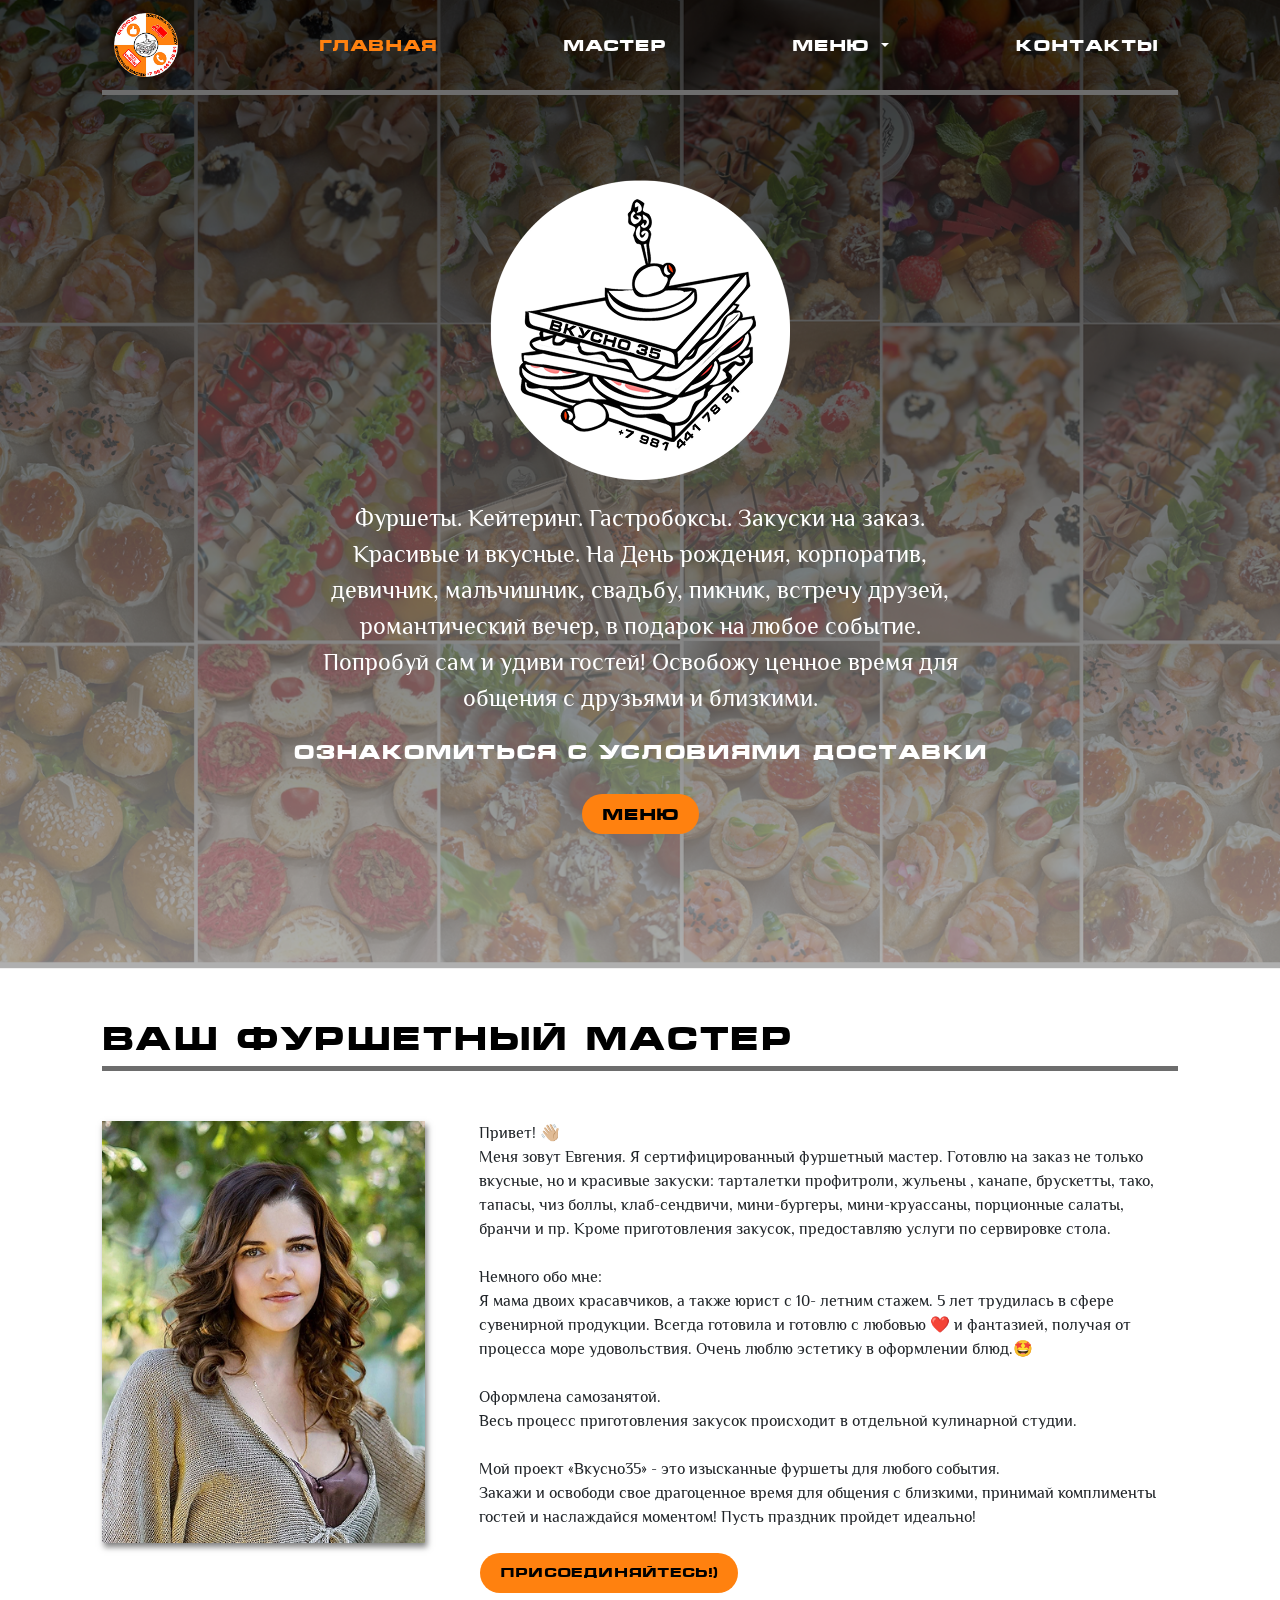
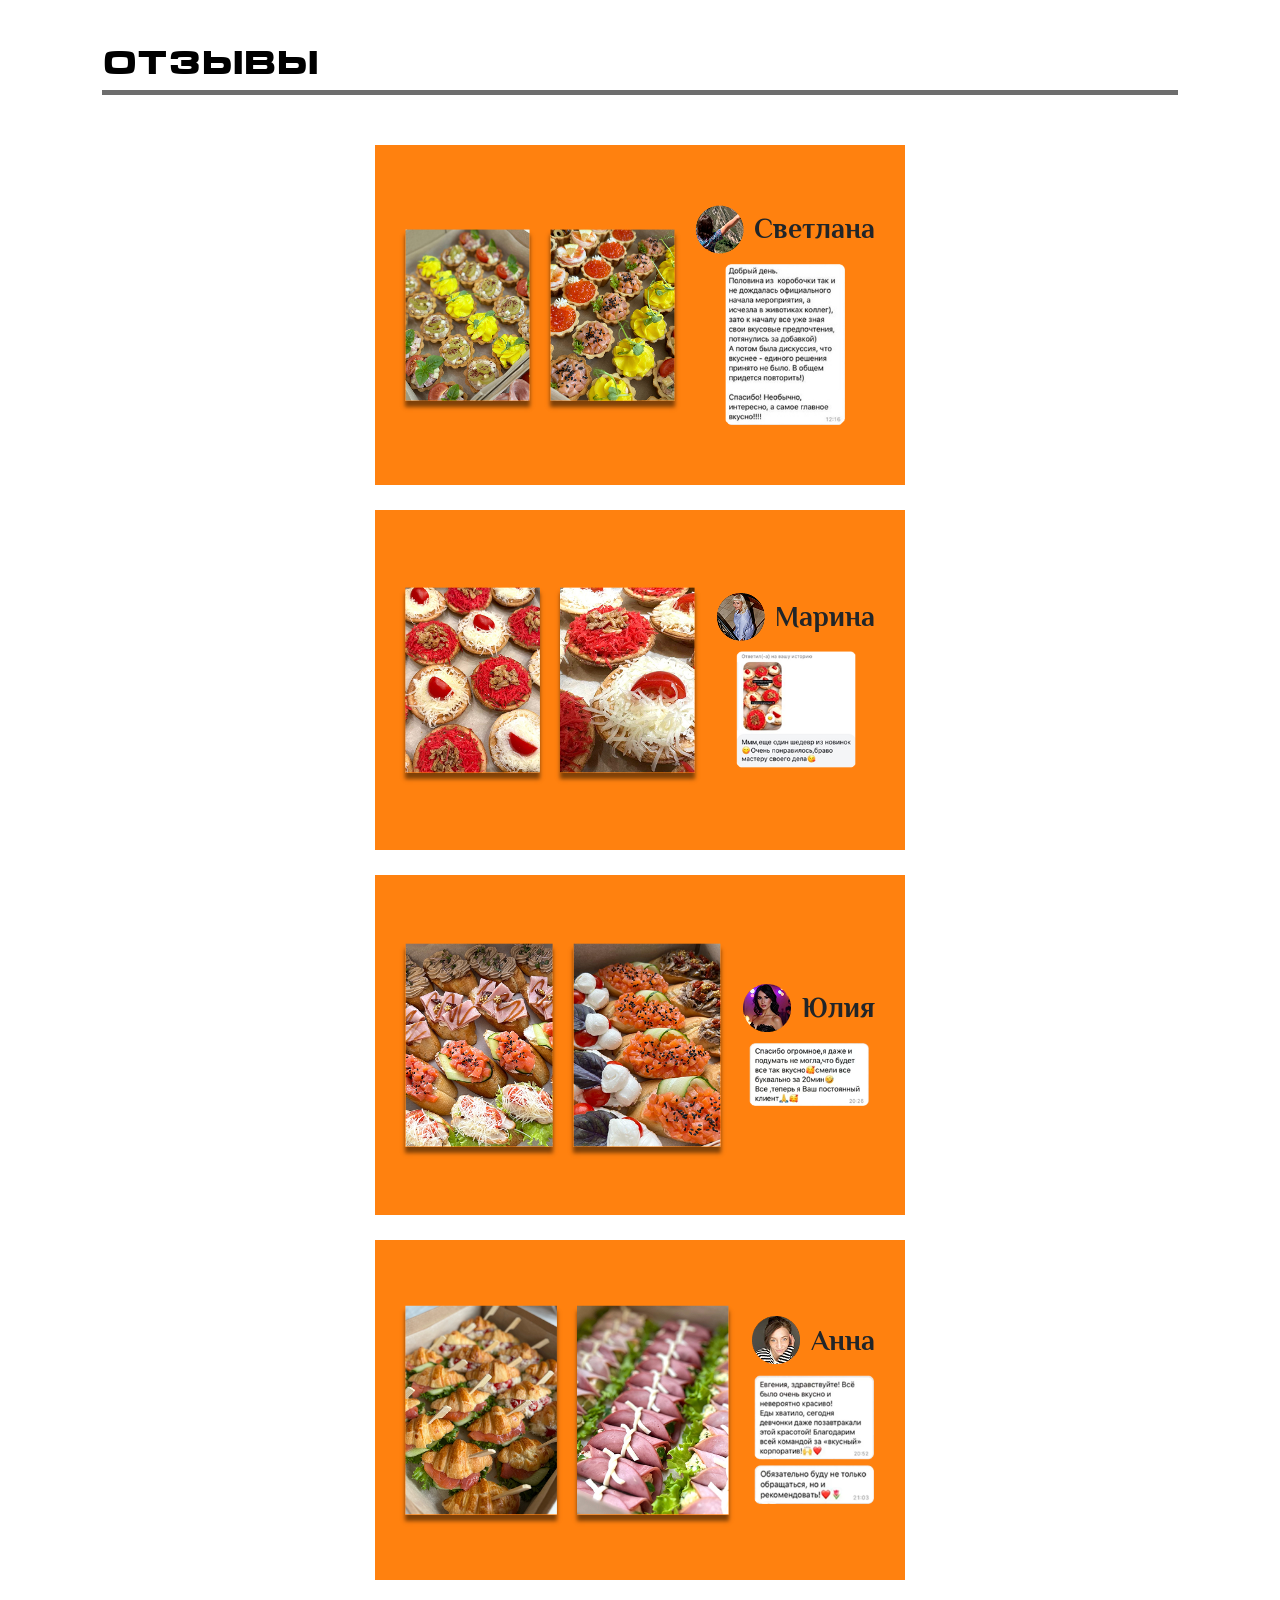
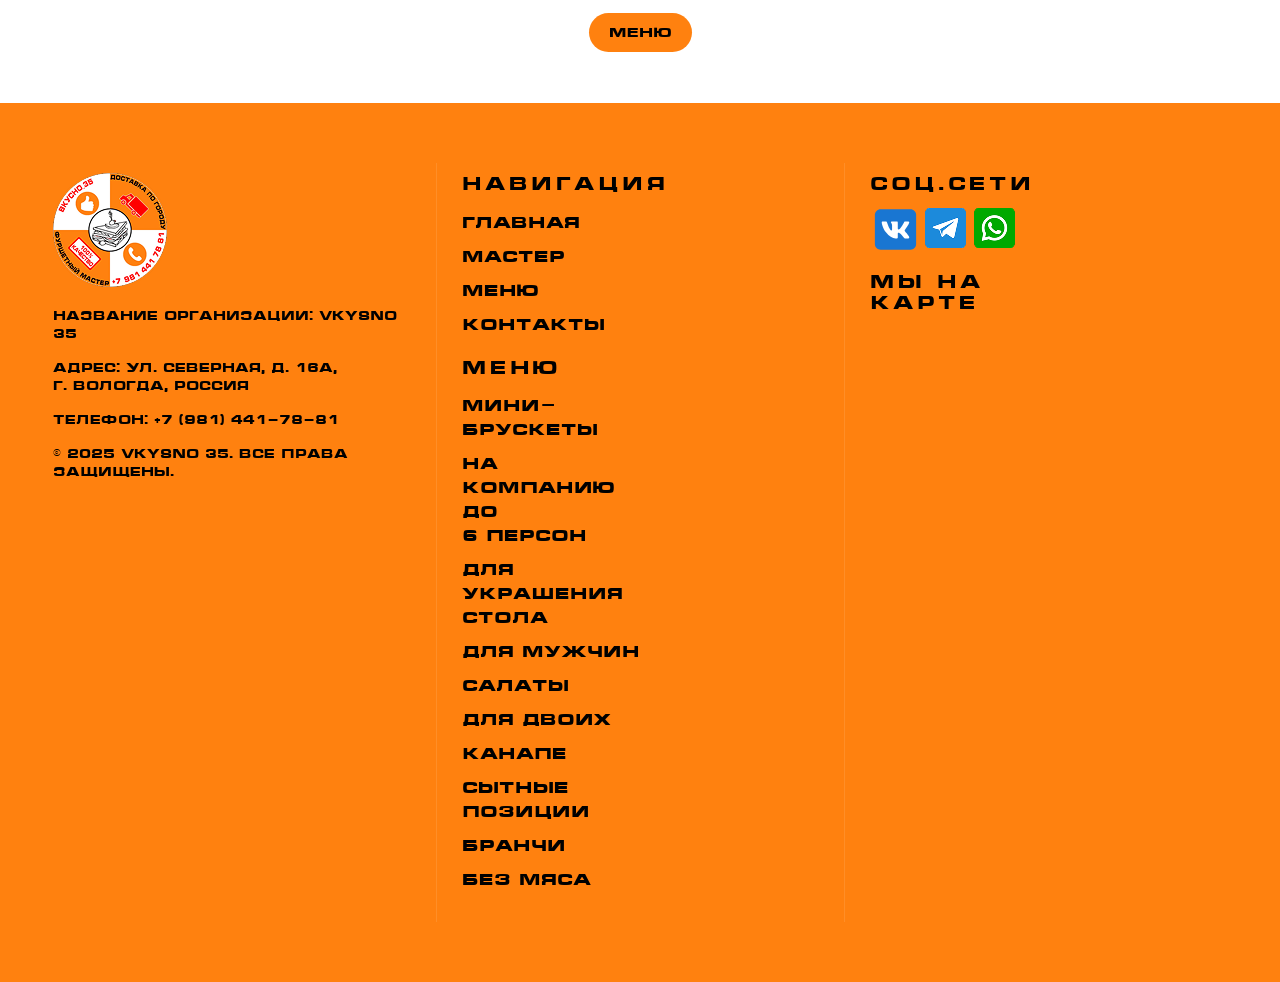
<file: index.html>
<!DOCTYPE html>
<html lang="en">
<head>
    <meta charset="UTF-8">
    <meta name="viewport" content="width=device-width, initial-scale=1.0">
    <title>Вкусно 35</title>
    <link rel="stylesheet" href="./assets/animate.css">
    <link rel="stylesheet" href="./assets/modal.css">
    <link href="https://cdn.jsdelivr.net/npm/bootstrap@5.3.3/dist/css/bootstrap.min.css" rel="stylesheet" integrity="sha384-QWTKZyjpPEjISv5WaRU9OFeRpok6YctnYmDr5pNlyT2bRjXh0JMhjY6hW+ALEwIH" crossorigin="anonymous">
    <link rel="stylesheet" href="./assets/styles.css">
    <link rel="shortcut icon" href="./media/img/logo2.png" type="image/x-icon">
</head>
<body>
  <div class="first_block">
    <header class="header fadeInDown wow" style="visibility: visible; animation-name: fadeInDown;">
      <div class="nav_bar">
        <nav class="navbar navbar-expand-lg nav_bar">
            <div class="container-fluid">
              <a class="navbar-brand logo" href="#"><img src="./media/img/logo.png" alt="Логотип Вкусно 35" srcset=""></a>
              <button class="navbar-toggler " type="button" data-bs-toggle="collapse" data-bs-target="#navbarNavDropdown" aria-controls="navbarNavDropdown" aria-expanded="false" aria-label="Toggle navigation">
                <span class="navbar-toggler-icon"></span>
              </button>
              <div class="collapse  navbar-collapse justify-content-end menu_show" id="navbarNavDropdown">
                <ul class="navbar-nav nav_gap">
                  <li class="nav-item">
                    <a class="nav-link active_a" aria-current="page" href="#">ГЛАВНАЯ</a>
                  </li>
                  <li class="nav-item">
                    <a class="nav-link" href="#master">МАСТЕР</a>
                  </li>
                  <li class="nav-item dropdown">
                    <a class="nav-link dropdown-toggle" href="#" role="button" data-bs-toggle="dropdown" aria-expanded="false">
                      МЕНЮ
                    </a>
                    <ul class="dropdown-menu">
                      <li><a class="dropdown-item" href="./catalog.html#category-1">МИНИ-БРУСКЕТЫ</a></li>
                      <li><a class="dropdown-item" href="./catalog.html#category-5">НА КОМПАНИЮ ДО <br> 6 ПЕРСОН</a></li>
                      <li><a class="dropdown-item" href="./catalog.html#category-6">ДЛЯ УКРАШЕНИЯ <br> СТОЛА</a></li>
                      <li><a class="dropdown-item" href="./catalog.html#category-7">ДЛЯ МУЖЧИН</a></li>
                      <li><a class="dropdown-item" href="./catalog.html#category-8">САЛАТЫ</a></li>
                      <li><a class="dropdown-item" href="./catalog.html#category-9">ДЛЯ ДВОИХ</a></li>
                      <li><a class="dropdown-item" href="./catalog.html#category-10">КАНАПЕ</a></li>
                      <li><a class="dropdown-item" href="./catalog.html#category-4">СЫТНЫЕ ПОЗИЦИИ</a></li>
                      <li><a class="dropdown-item" href="./catalog.html#category-2">БРАНЧИ</a></li>
                      <li><a class="dropdown-item" href="./catalog.html#category-3">БЕЗ МЯСА</a></li>
                    </ul>
                  </li>
                  <li class="nav-item">
                    <a class="nav-link" href="#contacts">КОНТАКТЫ</a>
                  </li>
                </ul>
              </div>
            </div>
          </nav>
        </div>
        <hr class="hr-menu" width="84%" style="color: #6D6D6D !important; height: 5px; background-color: #6D6D6D; opacity: 1; margin-bottom: 0;">
    </header>
    <button id="scrollToTopBtn"></button>
    <main class="first_con wow fadeInUp" style="visibility: visible; animation-name: fadeInUp;">
      <div class="main_content">
        <img src="./media/img/logo2.png" alt="Логотип 2-ой" srcset="">
        <p>
          Фуршеты. Кейтеринг. Гастробоксы. Закуски на заказ. Красивые и вкусные. На День рождения, корпоратив, девичник, мальчишник, свадьбу, пикник, встречу друзей, романтический вечер, в подарок на любое событие. Попробуй сам и удиви гостей! Освобожу ценное время для общения с друзьями и близкими.
        </p>
        <a href="#" id="open-info-modal">Ознакомиться с условиями доставки</a>
        <a class="btn" href="./catalog.html"><button>МЕНЮ</button></a>
      </div>
    </main>
  </div>
    <main id="master">
      <div class="con_head">
        <h2>ВАШ ФУРШЕТНЫЙ МАСТЕР</h2>
        <hr width="100%" class="hr-md">
      </div>
      <div class="con_info_master" >
        <img class="wow fadeInLeft" src="./media/img/master.png" alt="" style="visibility: visible; animation-name: fadeInLeft;">
        <div class="con_text"><p class="wow fadeInRight" style="visibility: visible; animation-name: fadeInRight;">Привет! 👋🏼 <br>
          Меня зовут Евгения. Я сертифицированный фуршетный мастер. Готовлю на заказ не только вкусные, но и красивые закуски: тарталетки профитроли, жульены , канапе, брускетты, тако, тапасы, чиз боллы, клаб-сендвичи, мини-бургеры, мини-круассаны, порционные салаты, бранчи и пр. Кроме  приготовления закусок, предоставляю услуги по сервировке стола.
          <br>
          <br>
          Немного обо мне: <br>Я мама двоих красавчиков, а также юрист с 10- летним стажем. 5 лет трудилась в сфере сувенирной продукции. Всегда готовила и готовлю с любовью ❤️ и фантазией, получая от процесса море удовольствия. Очень люблю эстетику в оформлении блюд.🤩
          <br>
          <br>
          Оформлена самозанятой. <br>
          Весь процесс приготовления закусок происходит в отдельной кулинарной студии. <br>
          <br>
          Мой проект «Вкусно35» - это изысканные фуршеты для любого события. <br>
          Закажи и освободи свое драгоценное время для общения с близкими, принимай комплименты гостей и наслаждайся моментом! Пусть праздник пройдет идеально!</p>
          <a class="btn" href="#review_con"><button>ПРИСОЕДИНЯЙТЕСЬ!)</button></a>
        </div>
      </div>
    </main>
    <main class="con_review" id="review_con" >
      <div class="con_head">
        <h2>ОТЗЫВЫ</h2>
        <hr width="100%" class="hr-md">
      </div>
      <div class="feedback wow fadeInLeft" id="feedback" style="visibility: visible; animation-name: fadeInLeft;">
      </div>
    </main>
  <div class="footer wow fadeInDown" style="visibility: visible; animation-name: fadeInDown;" id="contacts">
    <footer class="footer-bs">
      <div class="row">
        
        <div class="col-md-4 footer-brand">
          <a class="navbar-brand logo_footer" href="#"><img src="./media/img/logo.png" alt="Логотип Вкусно 35" srcset=""></a>
          <p>Название организации: VKYSNO 35</p>
                <p>Адрес: ул. СЕВЕРНАЯ, д. 16а, <br>
                  г. Вологда, Россия</p>
                <p>Телефон: +7 (981) 441-78-81</p>
          <p>© 2025 VKYSNO 35. Все права защищены.</p>
        </div>
        
      <div class="col-md-4 footer-nav">
        <h4>Навигация</h4>
        <div class="col-md-6">
          <ul class="pages">
            <li><a href="#">ГЛАВНАЯ</a></li>
            <li><a href="#">МАСТЕР</a></li>
            <li><a href="./catalog.html">МЕНЮ</a></li>
            <li><a href="#">КОНТАКТЫ</a></li>
          </ul>
        </div>
        <div class="col-md-6">
          <h4>Меню</h4>
          <ul class="list">
              <li><a class="" href="./catalog.html#category-1">МИНИ-БРУСКЕТЫ</a></li>
              <li><a class="" href="./catalog.html#category-5">НА КОМПАНИЮ ДО <br> 6 ПЕРСОН</a></li>
              <li><a class="" href="./catalog.html#category-6">ДЛЯ УКРАШЕНИЯ <br> СТОЛА</a></li>
              <li><a class="" href="./catalog.html#category-7">ДЛЯ МУЖЧИН</a></li>
              <li><a class="" href="./catalog.html#category-8">САЛАТЫ</a></li>
              <li><a class="" href="./catalog.html#category-9">ДЛЯ ДВОИХ</a></li>
              <li><a class="" href="./catalog.html#category-10">КАНАПЕ</a></li>
              <li><a class="" href="./catalog.html#category-4">СЫТНЫЕ ПОЗИЦИИ</a></li>
              <li><a class="" href="./catalog.html#category-2">БРАНЧИ</a></li>
              <li><a class="" href="./catalog.html#category-3">БЕЗ МЯСА</a></li>
          </ul>
        </div>
      </div>
        
      <div class="col-md-4 col-width-20 footer-social">
        <h4>Соц.сети</h4>
        <ul>
          <li><a href="https://vk.com/vkusno_35vologda"><img src="./media/img/icons/vk.svg" alt=""></a></li>
          <li><a href="https://t.me/vkusnova35"><img src="./media/img/icons/tg.png" alt=""></a></li>
          <li><a href="http://wa.me/79814417881"><img src="./media/img/icons/wa.png" alt=""></a></li>
        </ul>
        <h4>Мы на карте</h4>
          <div class="input-group">
            <iframe src="https://yandex.ru/map-widget/v1/?um=constructor%3Ae4d21f223abd759ea896654541b74f82399baac6ef9bda133e0e5730285a9927&amp;source=constructor" width="472" height="240" frameborder="0"></iframe>
          </div>
      </div>
      </div>
    </footer>
  </div>
  <div id="delivery-modal" class="modal-info-con">
    <div class="modal-info-content">
        <span class="close-info-modal">&times;</span>
        <h2>Условия доставки</h2>
        <p><ul>
          <li>Минимальный заказ 1 бокс.</li>
          <li>Предоплата. </li>
          <li>Бесплатная доставка по городу от 12000₽.</li>
          <li>Срочные и ранние заказы +10+30% к стоимости.</li>
        </ul></p>
    </div>
  </div>
</body>
<script src="./assets/wow.min.js"></script>
<script>new WOW().init();</script>
<script src="./assets/modaldelivery.js"></script>
<script src="./assets/feedback.js"></script>
<script src="./assets/menu-shadow.js"></script>
<script src="./assets/scroolup.js"></script>
<script src="https://cdn.jsdelivr.net/npm/bootstrap@5.3.3/dist/js/bootstrap.bundle.min.js" integrity="sha384-YvpcrYf0tY3lHB60NNkmXc5s9fDVZLESaAA55NDzOxhy9GkcIdslK1eN7N6jIeHz" crossorigin="anonymous"></script>
</html>
</file>
<file: assets/modal.css>
.modal {
    display: none;
    position: fixed;
    top: 0;
    left: 0;
    width: 100%;
    height: 100%;
    background-color: rgba(255, 255, 255);
    justify-content: center;
    align-items: center;
    z-index: 9999;
}

.modal-content {
    background: white;
    width: 90%;
    max-width: 1000px;
    padding: 20px;
    position: relative;
    display: flex;
    flex-direction: row !important;
    align-items: flex-start;
    gap: 20px;
    overflow: hidden;
    border-radius: 10px;
}

.close {
    position: absolute;
    top: 15px;
    right: 20px;
    font-size: 32px;
    cursor: pointer;
    z-index: 10000;
    color: #FF810F;
    font-weight: bold;
}

.modal-logo {
    position: absolute;
    top: 15px;
    left: 20px;
    width: 50px;
}

.modal-gallery {
    flex: 1;
    display: flex;
    flex-direction: column;
    align-items: center;
}

.main-image-container {
    position: relative;
    width: 100%;
}

.main-image {
    width: 100%;
    height: auto;
    border-radius: 10px;
}

.prev-btn, .next-btn {
    position: absolute;
    top: 50%;
    transform: translateY(-50%);
    background: rgba(0, 0, 0, 0.5);
    color: white;
    border: none;
    padding: 10px;
    cursor: pointer;
    border-radius: 5px;
    font-size: 18px;
}

.prev-btn {
    left: 10px;
}

.next-btn {
    right: 10px;
}

.thumbnail-container {
    display: flex;
    margin-top: 10px;
    gap: 5px;
    justify-content: center;
}

.thumbnail-container img {
    width: 50px;
    height: 50px;
    cursor: pointer;
    border: 2px solid transparent;
    border-radius: 5px;
}

.thumbnail-container img.active_modal {
    border: 2px solid orange;
}

.modal-info {
    flex: 1;
    display: flex;
    flex-direction: column;
    justify-content: flex-start;
    gap: 15px;
}

.modal-price {
    font-weight: bold;
    font-size: 18px;
}

.quantity-control {
    display: flex;
    align-items: center;
    background: #ddd;
    padding: 5px 15px;
    border-radius: 20px;
    gap: 10px;
}

.quantity-control button {
    background: #FF810F;
    color: black;
    border: none;
    padding: 5px 10px;
    border-radius: 5px;
    cursor: pointer;
    font-weight: bold;
}

.quantity-control .quantity {
    font-size: 16px;
    font-weight: bold;
}
.modal-info .add-to-cart {
    font-family: 'Micra Bold';
    background: #FF810F;
    color: black;
    border-radius: 20px;
    border: none;
    padding: 10px 77px !important;
    cursor: pointer;
    transition: background-color 0.5s ease, border 0.5s ease;
    font-size: 16px;
    font-weight: bold;
}
.main-image-container button:hover{
    background-color: rgba(255, 255, 255, 0) !important;
}
.modal-info .add-to-cart:hover {
    background-color: white !important;
    border: black solid 1px !important;
}

.modal-description {
    font-size: 14px;
    line-height: 1.4;
    color: #333;
}
.quantity-control{
    border: solid black 1px !important;
}
#cart-container {
    position: fixed;
    bottom: 20px;
    right: 20px;
    background: rgba(255, 129, 15, 0.8);
    padding: 10px;
    border-radius: 50px;
    display: none;
    align-items: center;
    justify-content: center;
    cursor: pointer;
    transition: opacity 0.5s ease-in-out;
}

#cart-count {
    position: absolute;
    top: 0;
    right: 0;
    background: black;
    color: white;
    font-size: 14px;
    width: 20px;
    height: 20px;
    border-radius: 50%;
    text-align: center;
    line-height: 20px;
}

#cart-overlay {
    position: fixed;
    top: 0;
    left: 0;
    width: 100%;
    height: 100%;
    background: rgba(0, 0, 0, 0.6);
    display: none;
    justify-content: center;
    align-items: center;
}

#cart-popup {
    background: white;
    padding: 20px;
    border-radius: 10px;
    text-align: center;
    width: 300px;
}

#cart-items {
    max-height: 200px;
    overflow-y: auto;
}

.cart-item {
    display: flex;
    justify-content: space-between;
    margin-bottom: 10px;
}

#cart-close {
    cursor: pointer;
    font-size: 20px;
    color: red;
}

#cart-checkout {
    background: #FF810F;
    color: black;
    border-radius: 10px;
    padding: 10px;
    border: none;
    cursor: pointer;
}

#cart-checkout:hover {
    background: white;
    border: 1px solid black;
}
.modal-info h2{
    padding-right: 30px;
}
.modal-info-con {
    display: none;
    position: fixed;
    top: 0;
    left: 0;
    width: 100%;
    height: 100%;
    background: rgba(0, 0, 0, 0.5);
    justify-content: center;
    align-items: center;
}

.modal-info-content {
    background: white;
    padding: 30px;
    max-width: 800px;
    width: 100%;
    text-align: center;
    position: relative;
    z-index: 10000;
}
.modal-info-content h2{
    font-family: 'Philosopher';
    font-style: normal;
    font-weight: 700;
    font-size: 36px;
    line-height: 40px;
    text-align: left;
    color: #FF810F;
}
.modal-info-content ul{
    font-family: 'Philosopher';
    font-style: normal;
    font-weight: 700;
    font-size: 36px;
    line-height: 40px;
    text-align: left;
    color: #000000;
    padding-left: 80px;

}
.modal-info-content li{
    margin-bottom: 15px;
}
.close-info-modal {
    position: absolute;
    top: 10px;
    right: 15px;
    font-size: 32px;
    cursor: pointer;
    color: #FF810F;
}
.close:hover {
    color: #000;
}

@keyframes fadeInLeftCustom {
    from {
        opacity: 0;
        transform: translateX(-100px);
    }
    to {
        opacity: 1;
        transform: translateX(0);
    }
}

@keyframes fadeInRightCustom {
    from {
        opacity: 0;
        transform: translateX(100px);
    }
    to {
        opacity: 1;
        transform: translateX(0);
    }
}

.fadeInLeftCustom {
    animation: fadeInLeftCustom 1s ease forwards;
}

.fadeInRightCustom {
    animation: fadeInRightCustom 1s ease forwards;
}
@media screen and (max-width: 768px) {
    .modal-content {
        flex-direction: column !important;
        width: 95%;
    }
    .modal-info-content{
        max-width: 400px;
        font-size: 16px;
    }
    .modal{
        margin-top: 50px;
    }
    .main-image-container {
        position: relative;
        width: 45%;
    }
    .quantity-control{
        margin-top: 0 !important;
    }
    .modal-gallery {
        width: 100%;
    }

    .modal-info {
        width: 100%;
    }

    .btn {
        padding: 10px 40px;
        font-size: 14px;
    }
}
</file>
<file: assets/styles.css>
@import url('https://fonts.googleapis.com/css2?family=Philosopher:ital,wght@0,400;0,700;1,400;1,700&display=swap');
@font-face {
    font-family: 'Micra Normal';
    src: url('../media/fonts/Micra.eot');
    src: url('../media/fonts/Micra.eot?#iefix') format('embedded-opentype'),
    url('../media/fonts/Micra.woff') format('woff'),
    url('../media/fonts/Micra.ttf') format('truetype');
    font-weight: normal;
    font-style: normal;
    }
@font-face {
    font-family: 'Micra Bold';
    src: url('../media/fonts/Micra-Bold.eot');
    src: url('../media/fonts/Micra-Bold.eot?#iefix') format('embedded-opentype'),
    url('../media/fonts/Micra-Bold.woff') format('woff'),
    url('../media/fonts/Micra-Bold.ttf') format('truetype');
    font-weight: normal;
    font-style: normal;
    }
html{
    scroll-behavior: smooth;
}
.header .nav_bar{
    display: flex !important;
    flex-direction: row !important;
    gap: 15vw;
    justify-content: center;
    
    margin: 0 auto;
    width: 84vw;
    z-index: 10000;
}
.modal-description{
    font-family: 'Philosopher';
    font-size: 14px;
}
.header{
    position: fixed;
    width: 100vw;
    z-index: 10000;
    margin: 0 auto;
    
}
.first_block{
    background-image: url('../media/img/bg.png');
    background-repeat: no-repeat;
    background-size: cover;
}
.header{
    display: flex;
    flex-direction: column;
    align-items: center;
}
.show{
    width: 220px;
}
body{
    
}
.header a{
    font-family: 'Micra Bold' !important;
    color: white;
}
.header a:hover, .header a:focus{
    color: #FF810F;
}
.header .active_a{
    color: #FF810F;
}
.dropdown-menu{
    position: absolute !important;
}
.dropdown-toggle{
    width: fit-content;
}
.navbar-toggler {
    background-color: white !important;
}
body{
    display: flex;
    flex-direction: column;
}
.header .active_a:hover{
    color: #ff9e49;
}
.first_con{
    margin-top: 180px;
}
.dropdown{
    position: relative;
}
.dropdown-menu{
    font-size: 12px;
}
.navbar-nav .nav-link.show{
    color: white;
}
.dropdown-menu{
    background-color: rgba(255, 255, 255); 
    
}
.dropdown-menu a{
    color: rgb(0, 0, 0);
}
.nav_gap{
    display: flex;
    gap: 110px;
}
.cart-items{
    overflow-y: scroll;
}
hr{
    margin: 0;
}
.main_content{
    display: flex;
    align-items: center;
    flex-direction: column;
    margin-top: 10vh;
}
.main_content p{
    font-size: 36px;
    color: white;
    width: 1320px;
    text-align: center;
    font-family: "Philosopher", serif;
}
.main_content a{
    font-family: 'Micra Bold';
    font-style: normal;
    font-weight: 700;
    font-size: 20px;
    line-height: 40px;
    text-align: center;
    color: #FFFFFF;
    /* -webkit-text-stroke: 2px #ff9e49; */
    /* text-stroke: 2px #ff9e49; */
    text-decoration: none;
}
#cart-icon{
    position: fixed;
    bottom: 140px;
    width: 50px;
    right: 20px;
    background-color: white;
    opacity: .8;
    padding: 5px;
    border-radius: 50%;
    display: flex;
    border: black solid 1px;
    align-items: center;
    justify-content: center;
    z-index: 100000 !important;
}
#cart-icon img{
    width: 50px;
}
#cart-modal {
    display: none;
    position: fixed;
    top: 0;
    left: 0;
    width: 100%;
    height: 100%;
    background: rgba(0, 0, 0, 0.5);
    justify-content: center;
    align-items: center;
}
.cart-content {
    background: white;
    width: 400px;
    padding: 20px;
    text-align: center;
}

.cart-close {
    position: absolute;
    top: 15px;
    right: 20px;
    font-size: 28px;
    cursor: pointer;
}
.cart-item img{
    width: 80px;
}
.cart-item-info{
    margin-bottom: 20px;
}
.cart-footer input, .cart-footer textarea {
    width: 100%;
    margin-bottom: 10px;
    padding: 8px;
}
.cart-footer{
    margin-top: 20px;
}
#submit-order {
    width: 100%;
    background: #FF810F;
    color: white;
    padding: 10px;
    border: none;
    cursor: pointer;
}
.main_content a button, .con_text button, .menu_btn button, #submit-order{
    -webkit-text-stroke: 0;
    text-stroke: 0;
    font-family: 'Micra Bold';
    background: #FF810F;
    color: black;
    border-radius: 20px;
    border: none;
    padding: 10px 77px;
    transition: background-color 0.5s ease, border 0.5s ease;
}
button{
    font-family: 'Micra Bold'; 
}
.con_text button, .menu_btn button{
    padding: 10px 20px;
}
.con_head{
    margin-top: 50px;
}
.con_head h2{
    font-family: 'Micra Bold';
    font-size: 2rem;
    color: black;
}
.btn{
    padding: 0 !important;
    font-size: 1.8rem;
}
.dropdown-menu{
    position: absolute;
}
main{
    padding: 0 8%;
}
.main_content .btn{
    margin-top: 20px;
    margin-bottom: 15vh;
}
.con_info_master{
    display: flex;
    flex-direction: row;
    justify-content: space-between;
    flex-wrap: nowrap;
    gap: 60px;
    align-items: start;
    font-family: "Philosopher", serif;
}
.con_info_master p{
    font-size: 1.8rem;
}
.con_info_master img{
    box-shadow: 2px 4px 6px rgba(0, 0, 0, 0.5);
    object-fit: contain;
}
hr{
    color: #6D6D6D !important; height: 5px; background-color: #6D6D6D; opacity: 1; 
}
.hr-md{
    margin-bottom: 50px;
}
.feedback{
    display: flex;
    flex-direction: row;
    flex-wrap: wrap;
    gap: 25px;
    align-items: center;
    justify-content: center;
}
.cart-item{
    display: flex;
    flex-direction: column;
}
.cart-item-info{
    display: flex;
    flex-direction: row;
    align-items: center;
    justify-content: space-between; margin-top: 20px;
}
.clickable{
    cursor: pointer;
}
.client-block{
    display: flex;
    flex-direction: row;
    width: 780px;
    background-color: #FF810F;
    padding: 28px 30px;
    gap: 30px;
    align-items: center;
}
.food-img{
    width: 48%;
    box-shadow: 0px 6px 4px rgba(0, 0, 0, 0.5);

}.food-images{
    display: flex;
    flex-direction: row;
    gap: 20px;
}
.client-name{
    font-family: "Philosopher", serif;
    font-size: 28px;
    font-weight: bold;
}
.client-header{
    display: flex;
    flex-direction: row;
    align-items: center;
    gap: 10px;
}
.client-avatar-review{
    display: flex;
    flex-direction: column;
    gap: 10px;
    align-items: center;
}
.header {
    transition: background-color 0.3s ease-in-out;
}
    
.slide button:hover{
    background-color: #ffffff00 !important;
    border: none !important;
}
.carousel-item{
    height: 500px;
    object-fit: center;
}
.carousel-item h5{
    font-family: 'Micra Normal';
}
.aic{
    align-items: center;
}
.carousel-item p{
    font-size: 20px;
    width: 100% !important;
}
.carousel-caption{
    background-color: rgba(0, 0, 0, 0.479);
}
.logo img{
    width: 64px;
}
.header.menu-active {
    background-color: rgba(0, 0, 0, 0.5);
    backdrop-filter: blur(5px);
}
.footer{
    margin-top: 50px;
    background-color: #FF810F;
}
.logo_footer img{
    margin-bottom: 20px;
}
button:hover{
    background-color: white !important;
    border: black solid 1px !important;
}
#scrollToTopBtn {
    display: none;
    position: fixed;
    padding: 0;
    bottom: 5%;
    right: 50px;
    width: 60px;
    height: 60px;
    background-color: white;
    border: 1px solid black;
    border-radius: 50%;
    box-shadow: 0 4px 6px rgba(0, 0, 0, 0.1);
    cursor: pointer;
    outline: none;
    z-index: 10000;
    transition: transform 0.2s ease;
  }
  
  #scrollToTopBtn::before {
    content: "";
    display: block;
    width: 0;
    height: 0;
    border-left: 10px solid transparent;
    border-right: 10px solid transparent;
    border-bottom: 10px solid black;
    position: absolute;
    top: 50%;
    left: 50%;
    transform: translate(-50%, -50%);
  }
  
  #scrollToTopBtn:hover {
    transform: scale(1.1);
  }

.footer-bs {
	padding: 60px 40px;
	color: rgba(0, 0, 0);
	border-bottom-right-radius: 6px;
	border-top-left-radius: 0px;
	border-bottom-left-radius: 6px;
  width: 100%;
  max-width: 1620px;
  font-family: 'Micra Bold';
  margin: auto;
}
.footer-social ul{
    flex-direction: row !important; 
    display: flex;
}
.footer-bs a{
    text-decoration: none;
}
.footer-bs .footer-brand, .footer-bs .footer-nav, .footer-bs .footer-social, .footer-bs .footer-ns { padding:10px 25px; }
.footer-bs .footer-nav, .footer-bs .footer-social, .footer-bs .footer-ns { border-color: transparent; }
.footer-bs .footer-brand h2 { margin:0px 0px 10px; }
.footer-bs .footer-brand p { font-size:12px; color:rgb(0, 0, 0); }

.footer-bs .footer-nav ul.pages { list-style:none; padding:0px; }
.footer-bs .footer-nav ul.pages li { padding:5px 0px;}
.footer-bs .footer-nav ul.pages a { color:rgb(0, 0, 0); font-weight:bold; text-transform:uppercase; transition: color 0.3s ease;}
.footer-bs .footer-nav ul.pages a:hover { color:rgb(255, 255, 255); text-decoration:none; }
.footer-bs .footer-nav h4 {
	font-size: 18px;
	text-transform: uppercase;
	letter-spacing: 3px;
	margin-bottom:10px;
}

.footer-bs .footer-nav ul.list { list-style:none; padding:0px; }
.footer-bs .footer-nav ul.list li { padding:5px 0px;}
.footer-bs .footer-nav ul.list a { color:rgba(0, 0, 0); }
.footer-bs .footer-nav ul.list a:hover { color:rgb(255, 255, 255); text-decoration:none; transition: color 0.3s ease;}

.footer-bs .footer-social ul { list-style:none; padding:0px; }
.footer-bs .footer-social h4 {
	font-size: 18px;
	text-transform: uppercase;
	letter-spacing: 3px;
}
.footer-bs .footer-social li { padding:5px 4px;}
.footer-bs .footer-social a { color:rgba(0, 0, 0);}
.footer-bs .footer-social a:hover { color:rgb(255, 255, 255); text-decoration:none; transition: color 0.3s ease;}

.footer-bs .footer-ns h4 {
	font-size: 18px;
	text-transform: uppercase;
	letter-spacing: 3px;
	margin-bottom:10px;
}
.footer-bs .footer-ns p { font-size:12px; color:rgba(0, 0, 0); }
.main_content img{
    margin-bottom: 20px;
}
.item_top{
    top: 1.25rem !important;
    bottom: 23.25rem;
}
.carousel-indicators [data-bs-target]{
    background-color: #FF810F !important;
    z-index: 999 !important;
}
.card {
    width: 100%;
    height: 555px;
    background: #FF810F;
    position: relative;
    padding: 30px;
    display: flex;
    flex-direction: column;
    justify-content: space-between;
    align-items: center;
    border-radius: 30px;
    --bs-card-border-color: none;
    --bs-card-inner-border-radius: 0px;
}
.modal-info-content{
    font-family: 'Philosopher', sans-serif;
}
.hr-menu{
    margin-bottom: 20px;
}
.card .quantity-control{
    margin-top: 10px !important;
}
.card-img-wrapper {
    width: 100%;
    height: 30vh;
    position: relative;
    overflow: hidden;
    /* border-radius: 0px !important; */
    border-radius: 20px;
    /* box-shadow: 0px 6px 4px rgba(0, 0, 0, 0.5); */
}
summary{
    margin-top: 60px;
    font-family: 'Micra Bold';
    margin-bottom: 15px;
    font-size: 24px;
}
.card-img-top {
    width: 100%;
    height: 100%;
    object-fit: cover;
    transition: opacity 0.3s ease-in-out;
}

.hover-img:hover{
    opacity: 0;
}

.hover-img {
    position: absolute;
    top: 0;
    left: 0;
    width: 100%;
    height: 100%;
    object-fit: cover;
}
.cart-content{
    z-index: 100;
}
.card-body {
    width: 100%;
    /* margin-top: 20px; */
    text-align: start;
    color: #FFFFFF;
    padding: 0;
    justify-content: space-between;
    flex-direction: column;
    display: flex;
}

.card-title {
    font-family: 'Philosopher', sans-serif;
    font-weight: 700;
    font-size: 24px;
    line-height: 27px;
    margin: 10px 0;
}

.card-price {
    font-family: 'Philosopher', sans-serif;
    font-weight: 700;
    font-size: 24px;
    line-height: 27px;
}

.toggle-description {
    font-family: 'Philosopher', sans-serif;
    font-weight: 700;
    font-size: 24px;
    line-height: 27px;
    color: #FFFFFF;
    cursor: pointer;
    text-decoration: none;
}

.short-description {
    font-size: 18px;
    color: #FFFFFF;
    display: none;
}

.btn-container {
    display: flex;
    justify-content: center;
    align-items: center;
    width: 100%;
    position: relative;
}

.card-body .btn, .quantity-control {
    display: flex;
    justify-content: center;
    align-items: center;
    padding: 8px 18px !important;
    background: #FFFFFF !important;
    border-radius: 20px;
    font-family: 'Micra', sans-serif;
    font-weight: 700;
    font-size: 26px;
    color: #000000;
    text-transform: uppercase;
    cursor: pointer;
    border: none;
    transition: 0.3s;
    margin-top: 30px;
    width: 100%;
}
.quantity-control{
    padding: 0 !important;
}
.quantity-control hr {
    width: 2px;
    height: 48px;
    background-color: black;
    border: none;
    margin: 0 5px;
}

.card-body .btn:hover {
    background: #ddd;
}


.category {
    margin-bottom: 20px;
}

.short-description {
    font-size: 18px;
    margin-top: 10px;
    font-family: 'Philosopher', sans-serif;
    color: #ffffff;
}

.cart {
    position: fixed;
    top: 100px;
    right: 10px;
    background: #FF810F;
    color: white;
    padding: 15px;
    display: none;
    border-radius: 5px;
}

.cart-item {
    display: flex;
    justify-content: space-between;
    margin-bottom: 5px;
}


.cart-remove {
    background: red;
    color: white;
    border: none;
    padding: 5px;
    cursor: pointer;
}
.quantity-control {
    display: flex;
    align-items: center;
    justify-content: space-between;
    text-align: center;
    background: #ddd;
    padding: 5px 15px;
    border-radius: 20px;
    width: 100%;
}

.quantity-control button {
    background: none;
    border: none;
    font-size: 20px;
    cursor: pointer;
}

.quantity-control .quantity {
    font-size: 18px;
    font-weight: bold;
}
.btn-decrease{
    margin-left: 50px;
}
.btn-increase{
    margin-right: 50px;
}

.toggle-description:hover {
    text-decoration: underline;
}
@media (min-width: 768px) {
	.footer-bs .footer-nav, .footer-bs .footer-social, .footer-bs .footer-ns { border-left:solid 1px rgba(255,255,255,0.10); }
}
@media (max-width: 768px){
    .col-width-20{
        width: 100% !important;
    }
    iframe{
        width: 440vw;
    }
    .input-group{
        object-fit: contain;
    }
    .card-body .btn{
        font-size: 20px !important;
    }
}
@media (max-width: 1900px){
    .client-block{
        display: flex;
        flex-direction: row;
        width: 680px;
        background-color: #FF810F;
        padding: 28px 30px;
        gap: 30px;
        height: 340px;
        align-items: center;
    }
    .review-img{
        width: 120px;
    }
}
@media (max-width: 1650px){
    .feedback{
        flex-direction: column;
    }
}
@media (max-width: 1500px){
    .client-block{
        display: flex;
        flex-direction: row;
        width: 530px;
        height: 300px;
        background-color: #FF810F;
        padding: 28px 30px;
        gap: 30px;
        align-items: center;
    }
    .review-img{
        width: 120px;
    }
    .feedback{
        flex-direction: row;
    }
    .card-body .btn{
        font-size: 20px;
    }
}
@media (max-width: 1200px)  {
    .nav_gap{
        gap: 10px;
    }
    .main_content p{
        font-size: 24px;
    }
    .main_content a{
        font-size: 24px;
    }
    .con_head h2{
        font-size: calc(1rem + .2vw);
    }
     
}
@media (max-width: 1350px){
    .main_content p{
        width: 85%;
        font-size: 24px;
    }
    .client-block{
        height: 340px;
    }
}

@media (max-width: 1300px){
    .con_text p{
        font-size: 16px;
    }
    .col-width-20{
        width: 20%;
    }
    .con_text{
        width: 65%;
    }
    .con_info_master img{
        width: 30%;
    }
    .main_content a button{
        font-size: 1rem;
        padding: 0px 20px;
    }
    .con_text button, .feedback button{
        font-size: .8rem;
        padding: 10px 20px;
    }
    .main_content p{
        font-size: 1.5rem;
        width: 650px;
    }
    .con_info_master{
        flex-wrap: wrap;
        gap: 20px;
    }
    .main_content a{
        /* -webkit-text-stroke: 1px #ff9e49;
        text-stroke: 1px #ff9e49; */
    }
    .feedback{
        flex-direction: column;
    }
    
}
@media (max-width: 1100px){
    .con_info_master img{
        width: 20%;
    }
    .con_text{
        width: 75%;
    }
    .con_text p{
        font-size: 12px;
    }
    .con_head hr{
        margin-bottom: 30px;
    }
}
@media (max-width: 991px)  {
    .menu_show{
        background-color: rgba(0, 0, 0, 0.479);
        padding: 20px;
        border-radius: 20px;
    }
    .dropdown-menu{
        position: static !important;
    }
    .main_content p{
        width: 85%;
        font-size: 18px;
    }
    .main_content img{
        width: 40%;
    }
    .hr-menu{
        display: none;
    }
    iframe{
        width: 220%;
    }
    .footer-nav a{
        font-size: 12px !important;
    }
    .card-body .btn{
        font-size: calc(17px - .5vw);
    }
    .dropdown-toggle{
        width: 100%;
    }
    
}
@media (max-width: 778px){
    .client-block{
        display: flex;
        flex-direction: row;
        width: 80vw;
        background-color: #FF810F;
        padding: 10px 15px;
        gap: 15px;
        align-items: center;
    }
    .client-name{
        font-size: 20px;
    }
    .review-img{
        width: 120px;
    }
    
}    
@media (max-width: 600px)  {
    .carousel-item{
        height: 400px;
    }
    .main_content .btn{
        margin-top: 0;
    }
    .first_con{
        margin-top: 120px;
    }
    .main_content{
        margin-top: 2vh;
    }
    .avatar{
        width: 32px;
    }
    .review-img{
        width: 22vw;
    }
    .food-img{
        width: 22vw;
    }
    .client-name{
        font-size: 14px;
    }
    .con_info_master{
        justify-content: center;
    }
    .client-block{
        height: 25vh;
        justify-content: center;
    }
}
@media (max-width: 450px){
    .carousel-item{
        height: 300px;
    }
}
</file>
